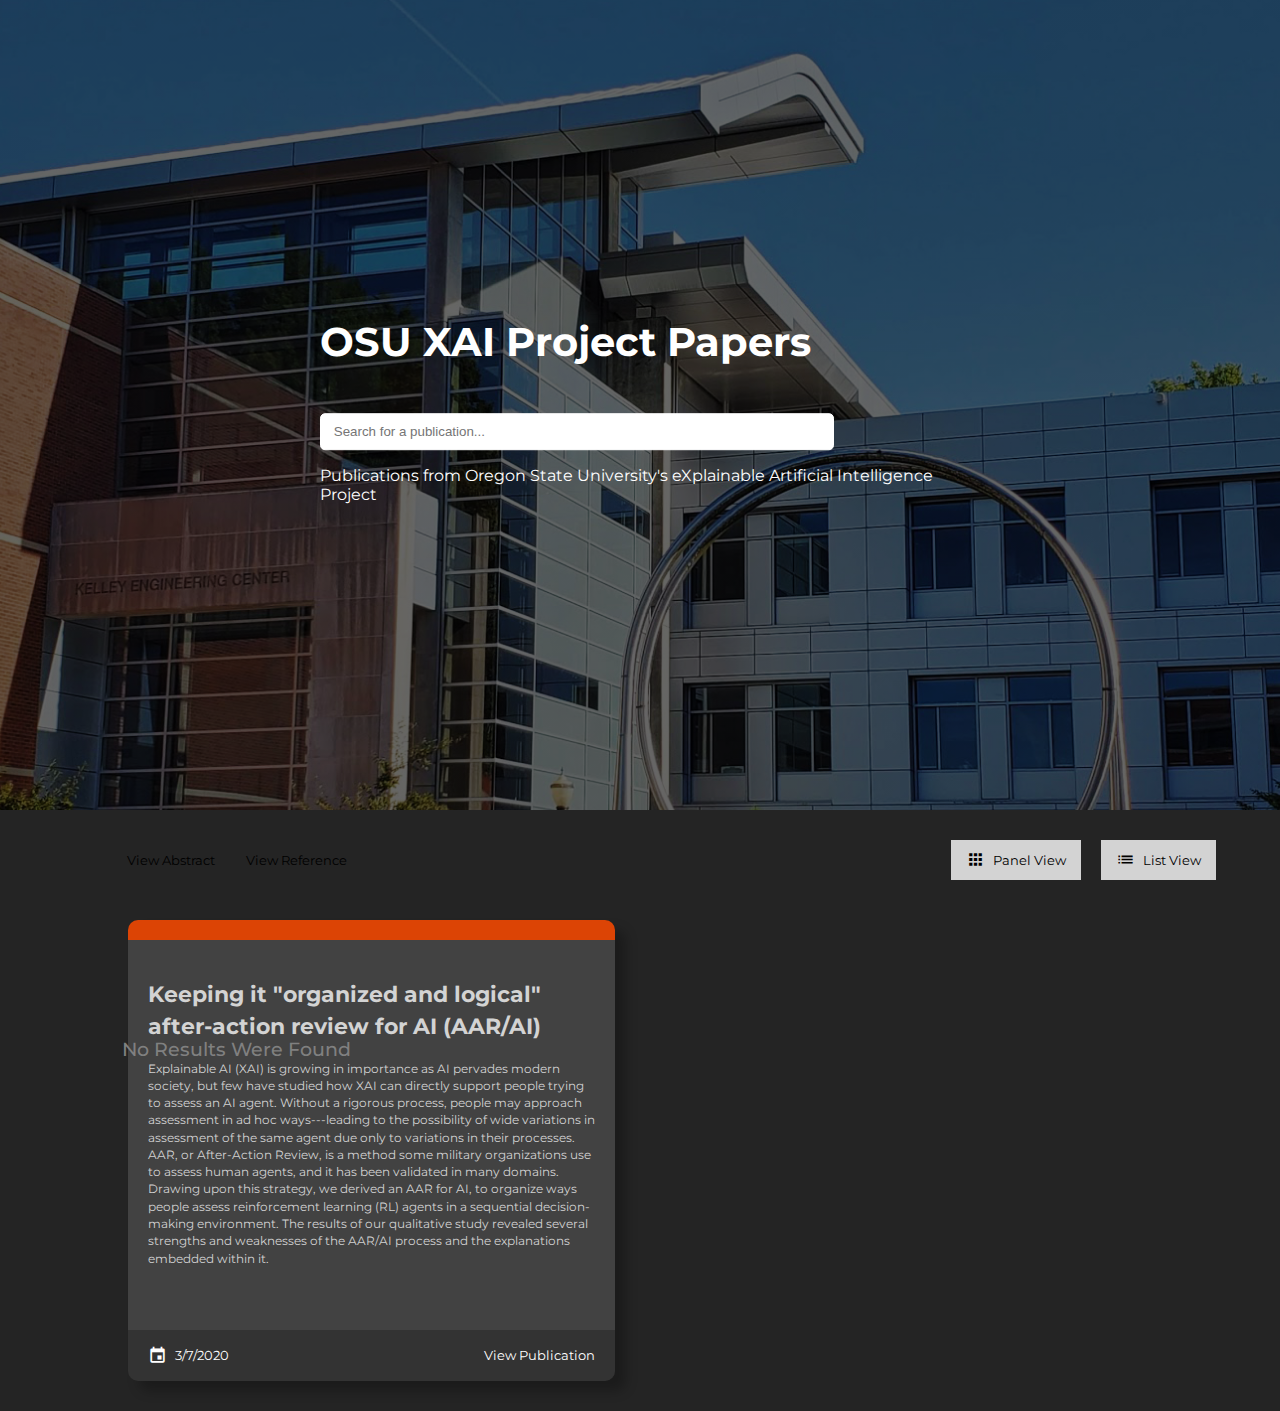
<file: templates/index.html>
<!DOCTYPE html>
<html lang="en">
<head>
    <meta charset="UTF-8">
    <meta name="viewport" content="width=device-width, initial-scale=1.0">
    <title>XAI Project Papers</title>
    <link rel="icon" href="OSU.png">
    <link rel="stylesheet" type="text/css" href="../styles/style.css">
    <link href="https://fonts.googleapis.com/css2?family=Montserrat:wght@300;400;600;700&display=swap" rel="stylesheet">
    <link href="https://fonts.googleapis.com/icon?family=Material+Icons" rel="stylesheet">
</head>
<body>
    <div id="landing">
        <div class="center">
            <h1 id="pageTitle">OSU XAI Project Papers</h1>
            <input type="text" placeholder="Search for a publication..." id="searchBar" onkeyup="enter(event)">
            <p id="titleDescription">Publications from Oregon State University's eXplainable Artificial Intelligence Project</p>
        </div>
    </div>

    <div id="toggleView">
        <div class="iconText" id="listView" onclick="lists()">
            <i class="material-icons">list</i>
            <p>List View</p>
        </div>
    
        <div class="iconText" id="panelView" onclick="panels()">
            <i class="material-icons">apps</i>
            <p>Panel View</p>
        </div>
    </div>

    <div id="filterContent">
        <p id="abstractView" onclick="switchToAbstract()">View Abstract</p>
        <p id="refView" onclick="switchToReference()">View Reference</p>
    </div>
    <h3 id="searchResults" class="hidden"></h3>
    <h3 id="noResults">No Results Were Found</h3>

    <div id="panels" class="panels">
        <div class="panel">
            <div class="panelContent">
                <h2 class="pubTitle">Keeping it "organized and logical" after-action review for AI (AAR/AI)</h2>
                <p class="pubDes panDes">Theresa Mai, Roli Khanna, Jonathan Dodge, Jed Irvine, Kin-Ho Lam, Zhengxian Lin, Nicholas Kiddle, Evan Newman, Sai Raja, Caleb Matthews, Christopher Perdriau, Margaret Burnett, and Alan Fern. 2020. Keeping It “Organized and Logical”: After-Action Review for AI (AAR/AI). In 25th International Conference on Intelligent User Interfaces (IUI ’20), March 17–20, 2020, Cagliari, Italy. ACM, New York, NY, USA, 12 pages.<a href="https://doi.org/10.1145/3377325.3377525" target="_blank"> https://doi.org/10.1145/3377325.3377525</a></p>
                <p class="abstract">Explainable AI (XAI) is growing in importance as AI pervades modern society, but few have studied how XAI can directly support people trying to assess an AI agent. Without a rigorous process, people may approach assessment in ad hoc ways---leading to the possibility of wide variations in assessment of the same agent due only to variations in their processes. AAR, or After-Action Review, is a method some military organizations use to assess human agents, and it has been validated in many domains. Drawing upon this strategy, we derived an AAR for AI, to organize ways people assess reinforcement learning (RL) agents in a sequential decision-making environment. The results of our qualitative study revealed several strengths and weaknesses of the AAR/AI process and the explanations embedded within it.</p>
            </div>
            <div class="panelExtras">
                <div class="iconText">
                    <i class="material-icons">event</i>
                    <p class="date">3/7/2020</p>
                </div>
                <div>
                    <!-- ftp://ftp.cs.orst.edu/pub/burnett/iui20-AARAI.pdf -->
                    <a href="noPDF.html" class="pubLink">View Publication</a>
                </div>
            </div>
        </div>
    </div>

    <div id="lists" class="lists hidden">
        <div class="yearBlock">
            <h1 class="year">2020</h1>
            <ol>
                <li>
                    <p class="pubTitle">Keeping it "organized and logical" after-action review for AI (AAR/AI)<!-- <a href="ftp://ftp.cs.orst.edu/pub/burnett/iui20-AARAI.pdf">Local Copy</a> --></p>
                    <p class="pubDes">Theresa Mai, Roli Khanna, Jonathan Dodge, Jed Irvine, Kin-Ho Lam, Zhengxian Lin, Nicholas Kiddle, Evan Newman, Sai Raja, Caleb Matthews, Christopher Perdriau, Margaret Burnett, and Alan Fern. 2020. Keeping It “Organized and Logical”: After-Action Review for AI (AAR/AI). In 25th International Conference on Intelligent User Interfaces (IUI ’20), March 17–20, 2020, Cagliari, Italy. ACM, New York, NY, USA, 12 pages.<a href="https://doi.org/10.1145/3377325.3377525" target="_blank"> https://doi.org/10.1145/3377325.3377525</a></p>
                </li>
            </ol>
        </div>
    </div>

    <script src="../scripts/script.js"></script>
</body>
</html>
</file>
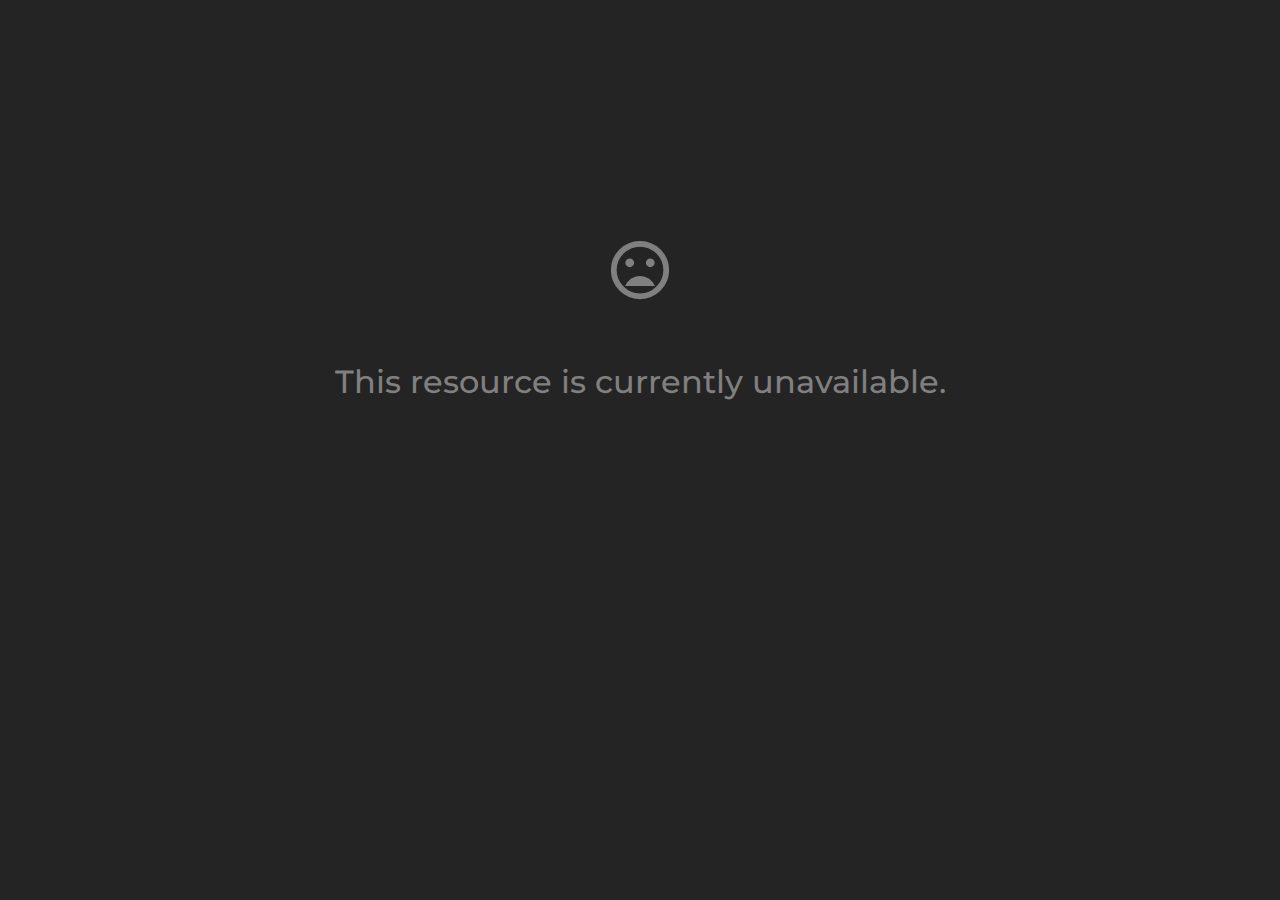
<file: templates/noLink.html>
<!DOCTYPE html>
<html lang="en">
<head>
    <meta charset="UTF-8">
    <meta name="viewport" content="width=device-width, initial-scale=1.0">
    <title>No Link</title>
    <link rel="icon" href="../images and icons/OSU.png">
    <link rel="stylesheet" type="text/css" href="../styles/style.css">
    <link href="https://fonts.googleapis.com/css2?family=Montserrat:wght@300;400;600;700&display=swap" rel="stylesheet">
    <link href="https://fonts.googleapis.com/icon?family=Material+Icons" rel="stylesheet">
</head>
<body>
    <i class="material-icons" style="color: grey; position: absolute; top: 30%; left: 50%; transform: translate(-50%, -50%); font-size: 70px;">mood_bad</i>
    <h1 style="color: grey; font-weight: 500; position: absolute; top: 40%; left: 50%; transform: translate(-50%, -50%); text-align: center;">This resource is currently unavailable.</h1>
</body>
</html>
</file>
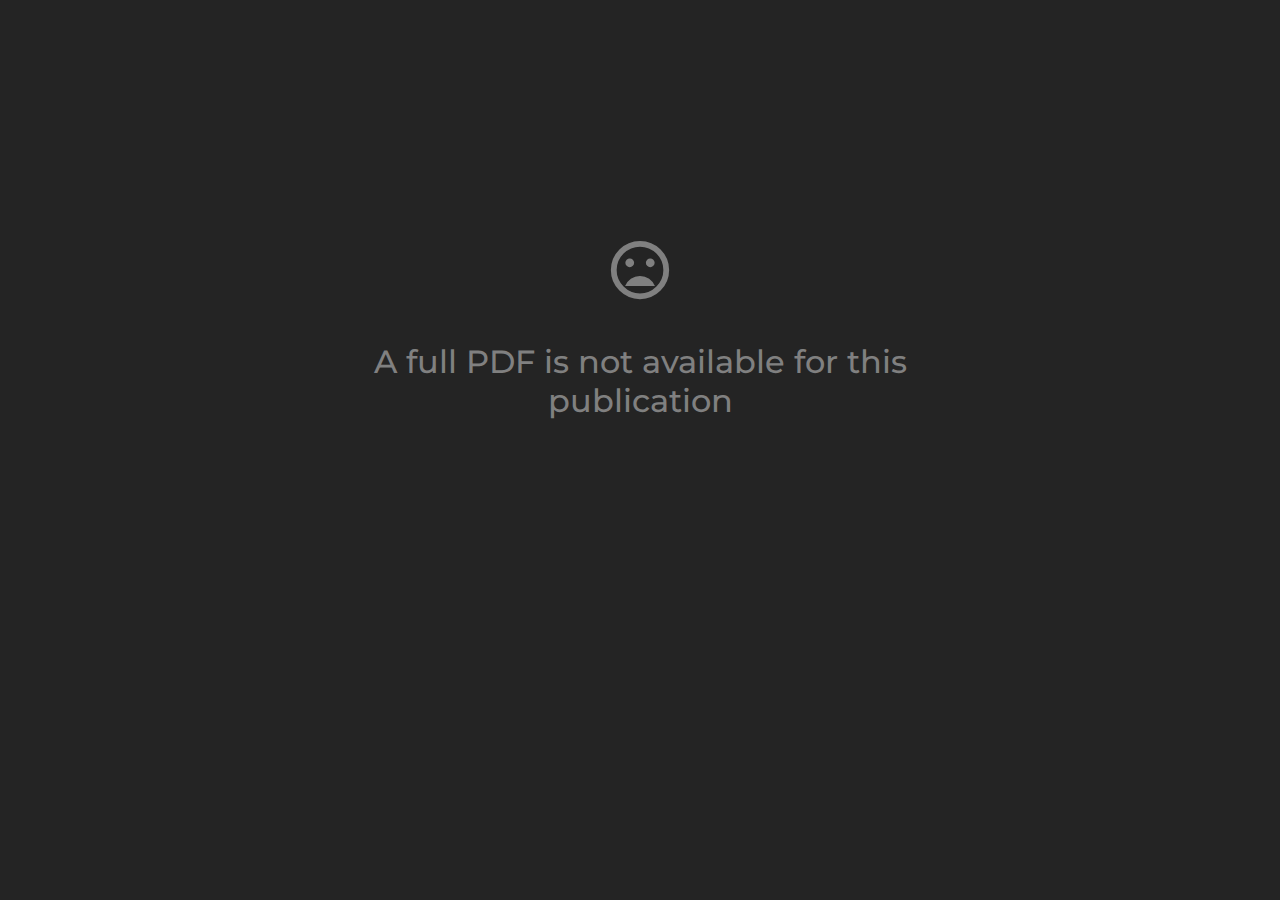
<file: templates/noPDF.html>
<!DOCTYPE html>
<html lang="en">
<head>
    <meta charset="UTF-8">
    <meta name="viewport" content="width=device-width, initial-scale=1.0">
    <title>No PDF</title>
    <link rel="icon" href="../images and icons/OSU.png">
    <link rel="stylesheet" type="text/css" href="../styles/style.css">
    <link href="https://fonts.googleapis.com/css2?family=Montserrat:wght@300;400;600;700&display=swap" rel="stylesheet">
    <link href="https://fonts.googleapis.com/icon?family=Material+Icons" rel="stylesheet">
</head>
<body>
    <i class="material-icons" style="color: grey; position: absolute; top: 30%; left: 50%; transform: translate(-50%, -50%); font-size: 70px;">mood_bad</i>
    <h1 style="color: grey; font-weight: 500; position: absolute; top: 40%; left: 50%; transform: translate(-50%, -50%); text-align: center;">A full PDF is not available for this publication</h1>
</body>
</html>
</file>
<file: styles/style.css>
body{
    margin: 0;
    padding: 0;
    font-family: 'Montserrat', sans-serif;
    margin-bottom: 30px;
    background-color: #242424;
    overflow-x: hidden;
}

#navBar{
    display: flex;
    background: transparent;
    position: fixed;
    padding: 20px;
    width: 100vw;
    height: 23px;
    z-index: 100000;
}

.navItem{
    display: inline-flex;
    padding: 10px;
}

.navItem a{
    color: white;
    text-decoration: none;
}

.navItem :hover{
    text-decoration: underline;
}

#navLeft{
    position: absolute;
    left: 1%
}

#navRight{
    position: absolute;
    right: 4%;
}

.center{
    position: absolute;
    top: 50%;
    left: 50%;
    transform: translate(-50%, -50%);
    z-index: 1;
    width: auto;
}

#landing{
    position: relative;
    background-attachment: fixed;
    width: 100%;
    height: 90vh;
    background-image: linear-gradient(rgba(0, 0, 0, 0.6),rgba(0, 0, 0, 0.6)),url("../images and icons/Crop5Edit.jpg");
    background-repeat: no-repeat;
    background-size: cover;
    background-position-y: center;
    background-position-x: center;
    color: white;
    margin-bottom: 45px;
}

#pageTitle{
    font-weight: 700;
    font-size: 40px;
    overflow-wrap: break-word;
    padding-bottom: 20px;
}

#searchBar{
    width: 38vw;
    height: 35px;
    border: 1px solid white;
    border-radius: 5px;
    outline: none;
    padding: 0 2%;
}

#clearButton1, #searchButton1{
    font-weight: 700;
    font-size: 25px;
    width: 40px;
    height: 36px;
    background-color: white;
    border: 1px solid transparent;
    border-radius: 5px;
    outline: none;
    padding-top: 2px;
    margin: 0;
    position: relative;
    top: 5px;
}

#clearIcon, #searchIcon{
    max-width: 25px;
    position: relative;
    top: 2px;
}

#clearButton1:hover, #searchButton1:hover{
    background: linear-gradient(rgba(0, 0, 0, 0.45),rgba(0, 0, 0, 0.45)), #DC4405;
}

#searchButton1:hover #searchIcon{
    filter: invert(1);
}

#searchBar2{
    display: none;
    width: 25vw;
    height: 30px;
    border: 1px solid transparent;
    border-radius: 5px;
    outline: none;
    padding: 0 10%;
    background: #666666;
    position: absolute;
    left: 20vw;
    top: 8%;
    color: white;
}

#searchBar2::placeholder{
    color: #999999;
}


#ud{
    color: white;
    text-decoration: underline;
    text-decoration-color: #DC4405;
}

#ud:hover{
    background: linear-gradient(rgba(0, 0, 0, 0.45),rgba(0, 0, 0, 0.45)), #DC4405;
    transition: 1s ease top;
    -webkit-transition: 1s ease top;
}

#xIcon{
    position: relative;
    bottom: 1px;
    width: 20px;
    padding-right: 10px;
}

#clearButton2{
    background-color: lightpink;
    border: 1px solid transparent;
    border-radius: 10px;
    display: none;
    justify-content: center;
    align-items: center;
    padding-right: 15px;
    padding-top: 3px;
    position: relative;
    left: 9.5%;
    top: 120px;
}

#clearButton2:hover{
    filter: invert(0.2);
}

#searchResults{
    display: none;
    position: absolute;
    left: 9.5vw;
    padding-top: 40px;
    color: #999999;
}

#noResults{
    font-weight: 500;
    color: grey;
    position: absolute;
    left: 9.5vw;
    bottom: -20%;
    z-index: 0;
}

#filterContent{
    padding: 5px 20px;
    display: flex;
    justify-content: space-between;
    font-size: 0.8em;
    align-items: center;
    position: absolute;
    left: 9.5vw;
    min-width: 190px;
}

.refAndAbstractLight{
    background-color: lightgrey;
    border: 1px solid lightgrey;
}

#refView{
    display: inline-flex;
    align-items: center;
    padding: 5px;
    position: absolute;
    right: 0;
    border-radius: 10px;
}

#abstractView{
    display: inline-flex;
    align-items: center;
    padding: 5px;
    position: absolute;
    left: 0;
    border-radius: 10px;
}

#refView:hover, #abstractView:hover{
    background: linear-gradient(rgba(0, 0, 0, 0.45),rgba(0, 0, 0, 0.45)), #DC4405;
    border: 1px solid #DC4405;
    color: white;
    cursor: pointer;
}

.refAndAbstractDefault{
    background: linear-gradient(rgba(0, 0, 0, 0.45),rgba(0, 0, 0, 0.45)), #DC4405;
    border: 1px solid #DC4405;
    color: white;
}

#panels{
    margin: 0 auto;
    margin-top: 110px;
    max-width: 80vw;
    display: grid;
    grid-template-columns: repeat(auto-fill, minmax(309px, 1fr));
    gap: 50px;
}

.panel{
    box-shadow: 11px 10px 12px rgba(0,0,0,0.25);
    border-top: 20px solid #DC4405;
    align-self: baseline;
    border-radius: 10px;
}

.panelContent a{
    color: #4286f4;
}

.panelContent{
    line-height: 1.5;
    font-size: 0.9em;
    padding: 20px;
    /* background: linear-gradient(to bottom, lightgrey, #fdfdfd); */
    background: #424242;
    height: 350px;
    overflow-y: scroll;
    color: lightgrey;
    overflow-x: hidden;
}

.panDes, .pubDes, .abstract{
    font-size: 0.8em;
}

.panDes{
    display: none;
}

.panelExtras{
    padding: 5px 20px;
    display: flex;
    justify-content: space-between;
    background-color: #333333;
    color: white;
    font-size: 0.8em;
    align-items: center;
    border-radius: 0 0 10px 10px;
}

.iconText{
    display: flex;
    align-items: center;
}

.iconText i{
    font-size: 1.5em;
    margin-right: 8px;
}

.pubLink{
    color: white;
    text-decoration: none;
}

.pubLink:hover{
    text-decoration: underline;
}

#toggleView{
    padding: 5px 20px;
    display: flex;
    justify-content: space-between;
    font-size: 0.8em;
    align-items: center;
    position: absolute;
    right: 5vw;
    min-width: 225px;
}

#listView{
    background-color: lightgrey;
    display: inline-flex;
    align-items: center;
    padding: 0 15px;
    position: absolute;
    right: 0;
}

#listView:hover, #panelView:hover{
    background: linear-gradient(rgba(0, 0, 0, 0.45),rgba(0, 0, 0, 0.45)), lightgrey;
    color: white;
    cursor: pointer;
}

.panelAndListDefault{
    background: linear-gradient(rgba(0, 0, 0, 0.45),rgba(0, 0, 0, 0.45)), lightgrey;
    color: white;
}

#panelView{
    background-color: lightgrey;
    display: inline-flex;
    align-items: center;
    padding: 0 15px;
    position: absolute;
    left: 0;
}

#lists{
    display: none;
}

#ol{
    margin: 5vw;
    margin-top: 20vh;
    border: 1px solid lightgrey;
    overflow: hidden;
    border-radius: 5px;
    padding: 13px 30px 25px 35px;
    max-width: 84vw;
    background-color: #424242;
    color: lightgrey;
    z-index: 1;
}

#ol a{
    color: #3582fc;
}

::-webkit-scrollbar {
    width: 8px;
}
 
::-webkit-scrollbar-track {
    background: transparent;
}
 
::-webkit-scrollbar-thumb {
    /* -webkit-box-shadow: inset 0 0 6px rgba(0,0,0,0.3); */
    background: #999999;
    border-radius: 10px;
    margin-top: 10px;
}

#credits{
    font-size: 10px;
    margin-top: 100px;
    background: #444444;
    padding: 1% 10%;
}

#creditLinks a{
    color: #777777;
    padding: 0 30px;
    overflow: break-word;
}

@media (max-width: 1150px){
    #pageTitle{
        font-size: 25px;
    }
}

@media (max-width: 720px){
    #clearButton2{
        background-color: lightpink;
        border: 1px solid transparent;
        border-radius: 10px;
        display: none;
        justify-content: center;
        align-items: center;
        padding-right: 15px;
        padding-top: 3px;
        position: relative;
        left: 9.5%;
        top: 190px;
    }
    #landing{
        background-attachment: scroll;
    }
    #navBar{
        padding-top: 5px;
        background: grey;
        font-size: 10px;
        overflow: hidden;
    }
    #navRight{
        position: absolute;
        right: 8%;
    }
    #pageTitle{
        font-size: 20px;
    }
    #searchBar2{
        visibility: hidden;
    }
    .center{
        position: absolute;
        width: 90vw;
        justify-items: center;
        top: 50%;
        z-index: 1;
        padding: 0;
        margin: 0;
    }
    #searchBar{
        width: 70vw;
        height: 35px;
        border: 1px solid white;
        border-radius: 5px;
        outline: none;
        padding: 0 2%;
    }
    #filterContent{
        padding: 5px 20px;
        display: flex;
        justify-content: space-between;
        font-size: 0.8em;
        align-items: center;
        position: absolute;
        left: 9.5vw;
        margin-top: 50px;
        min-width: 190px;
    }
    #panels{
        max-width: 90vw;
        margin-top: 150px;
        overflow: hidden;
    }
    #searchResults{
        padding-top: 80px;
    }
    .panelContent{
        line-height: 1.5;
        font-size: 0.9em;
        padding: 20px;
        height: auto;
    }
    #toggleView{
        padding: 5px 20px;
        display: flex;
        justify-content: space-between;
        font-size: 0.8em;
        align-items: left;
        position: absolute;
        left: 9.5vw;
        max-width: 100px;
    }
    #noResults{
        bottom: -30%;
    }
}

@media (max-width: 343px){
    #panels{
        grid-template-columns: repeat(auto-fill, minmax(290px, 1fr));
    }
}
</file>
